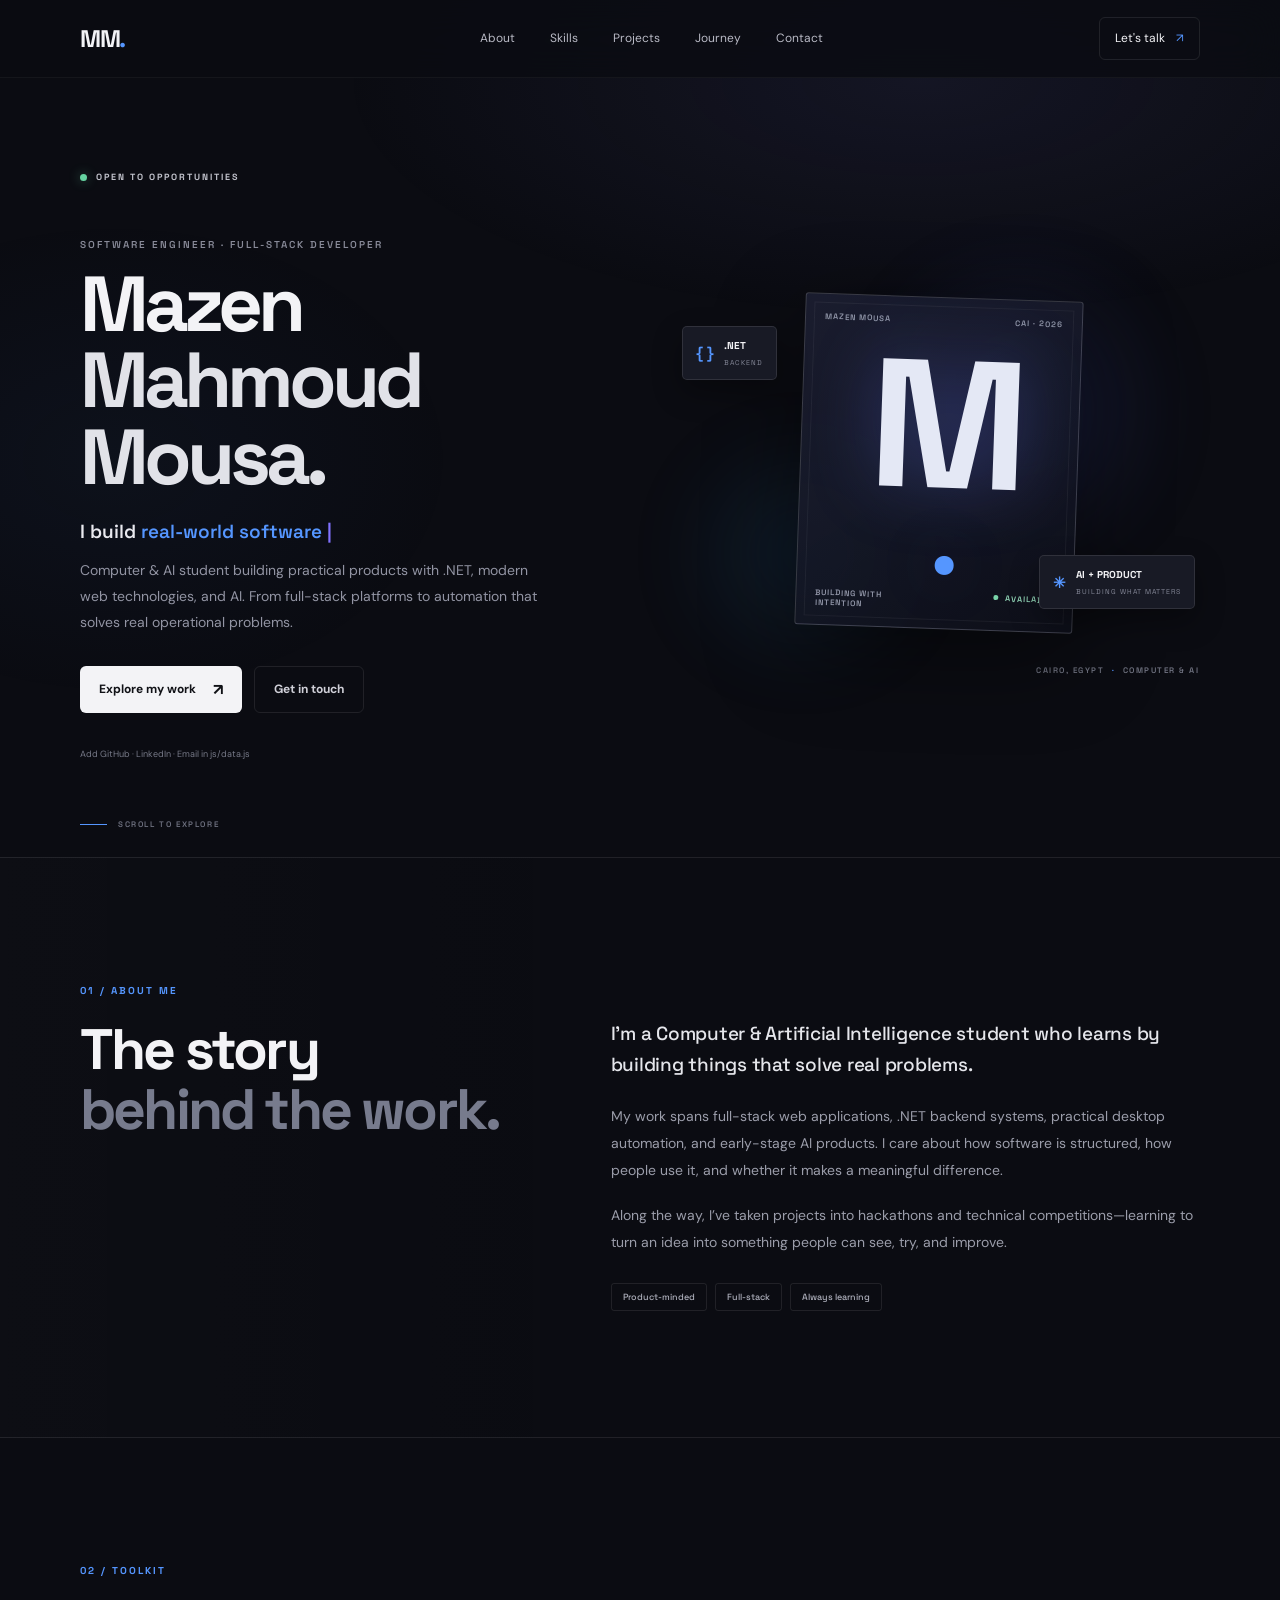
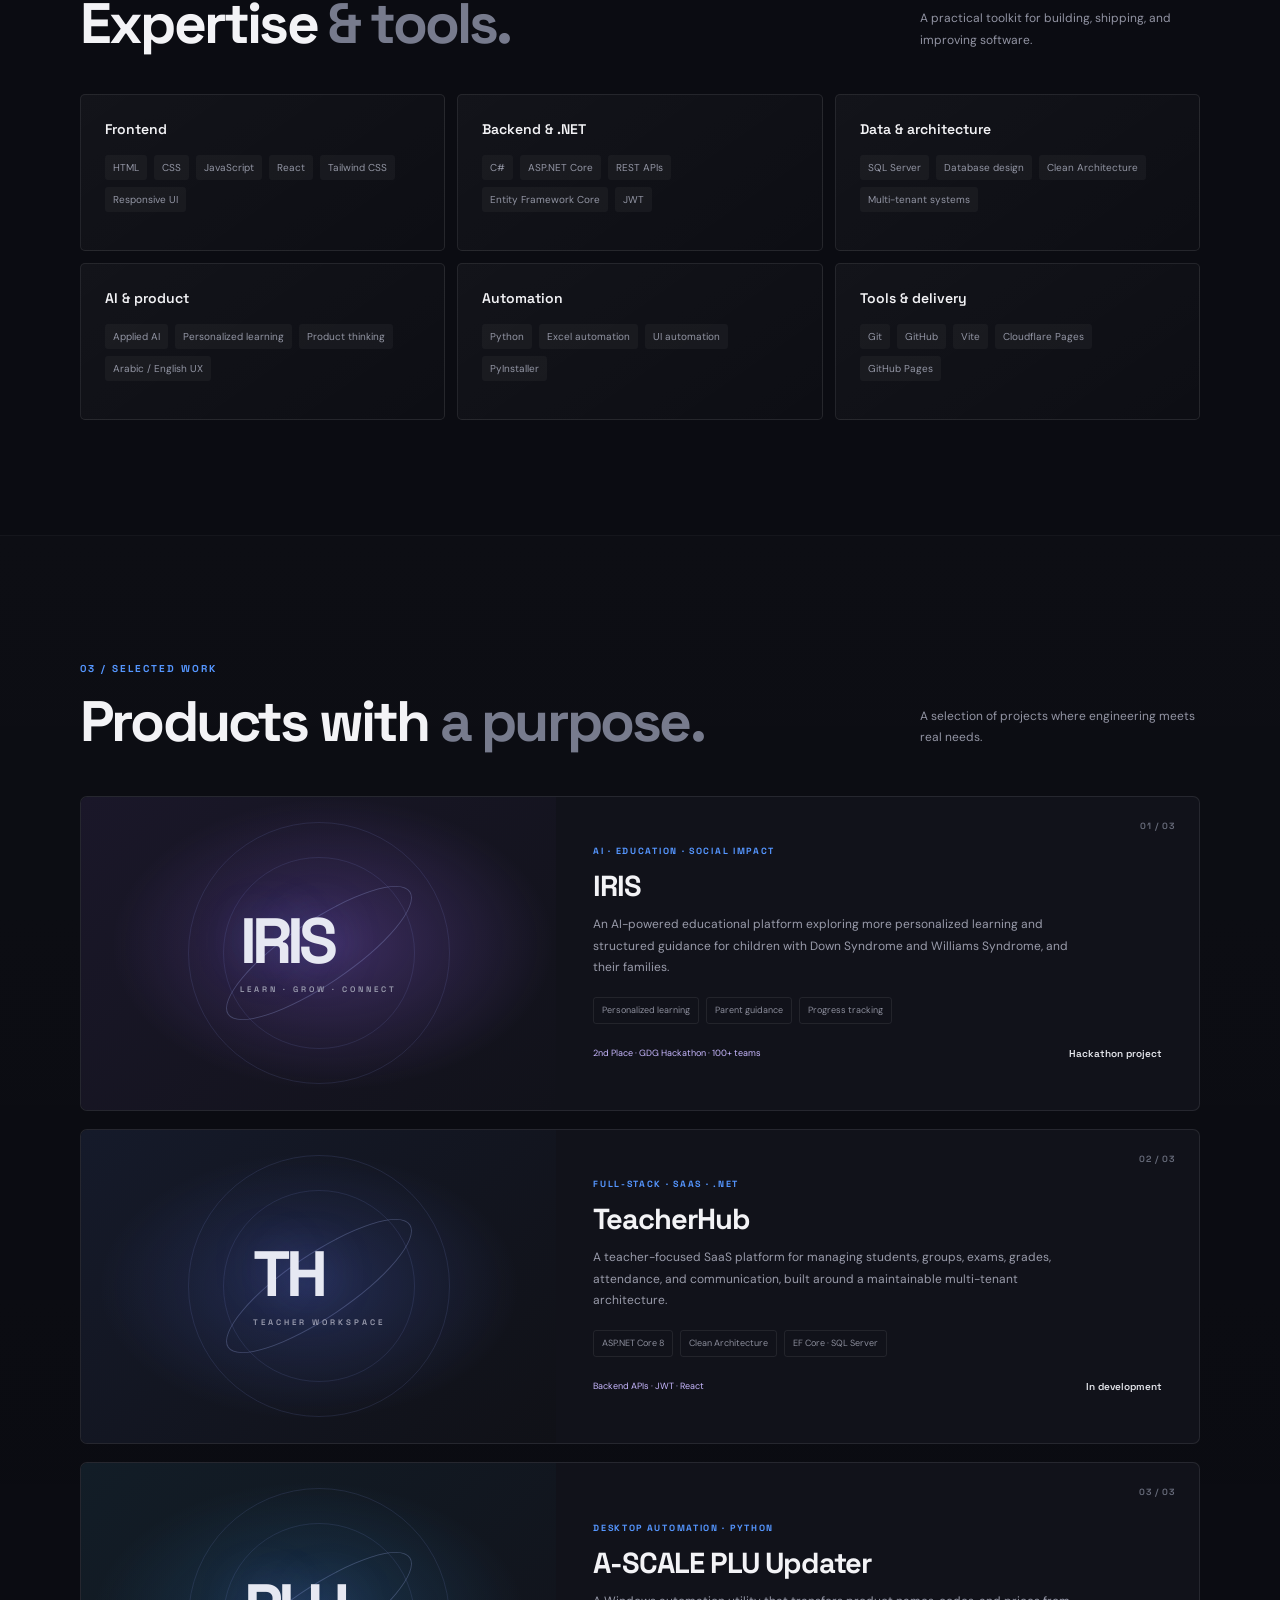
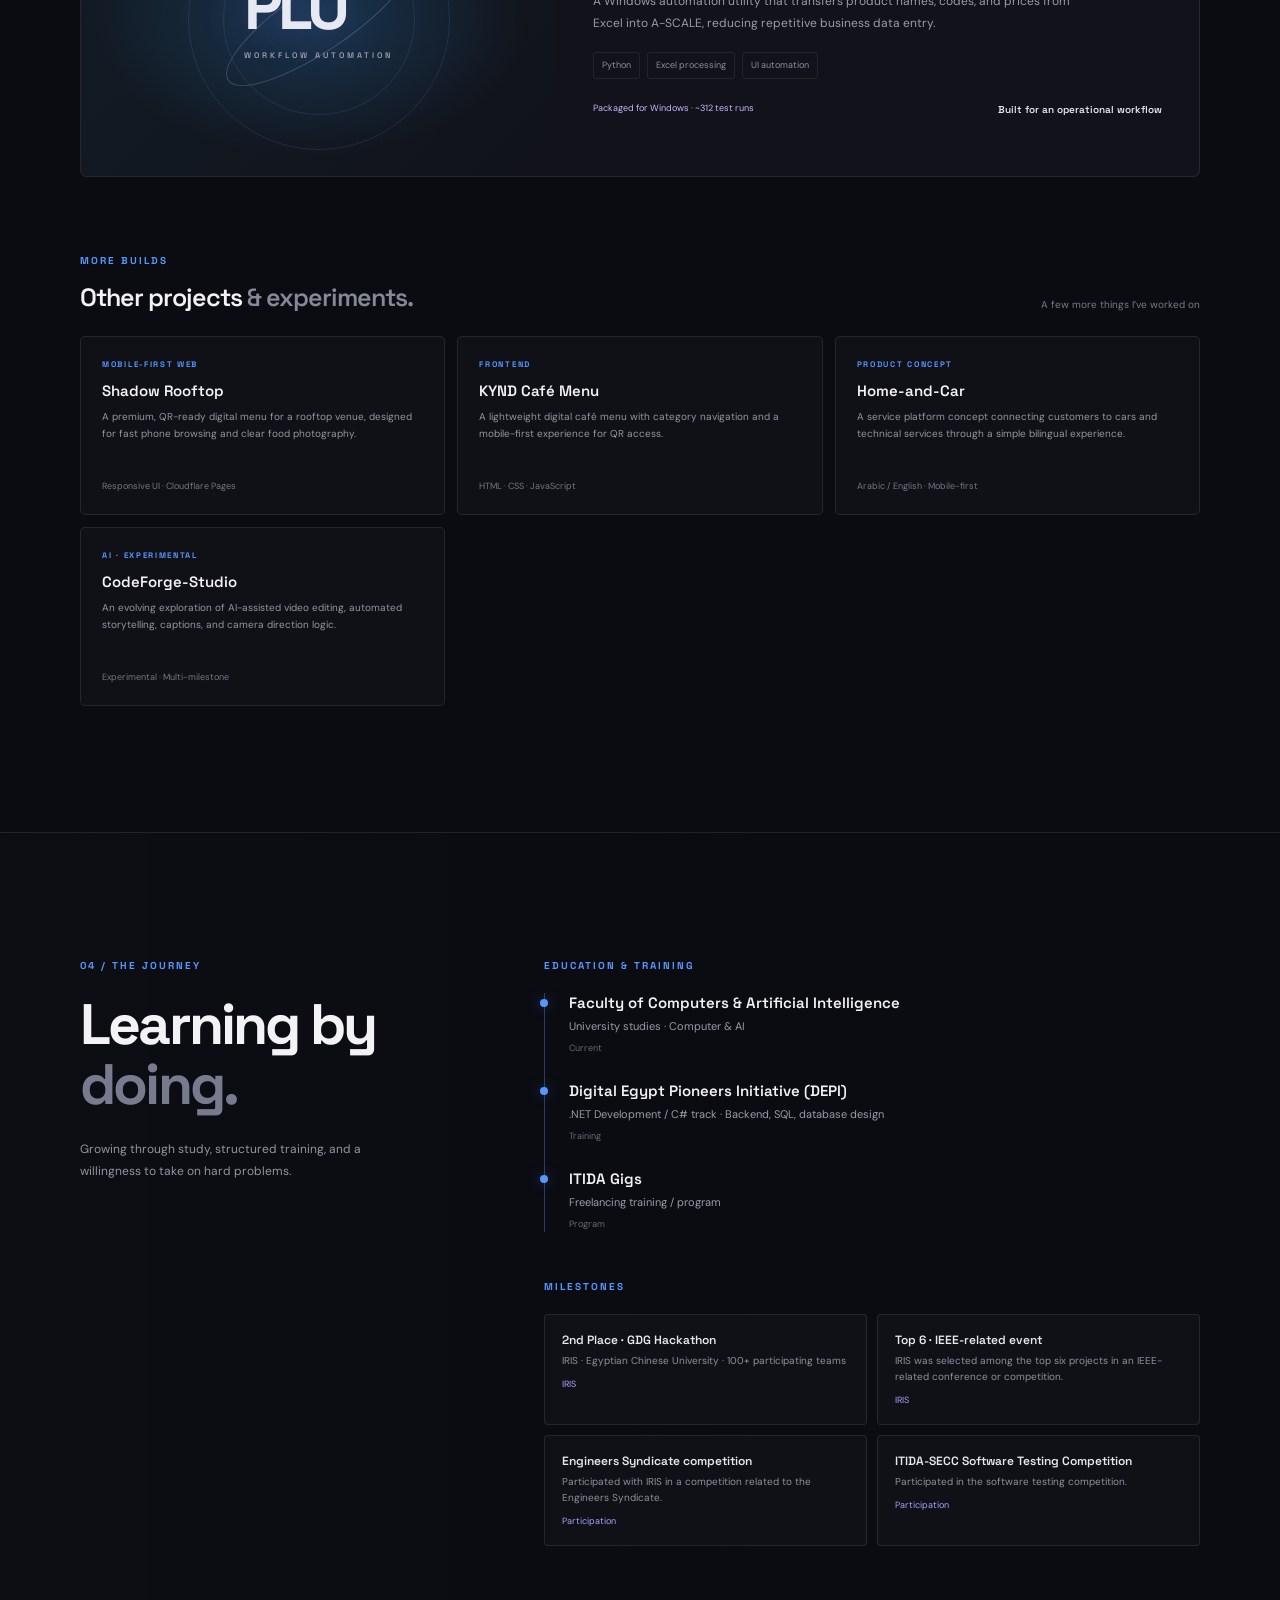
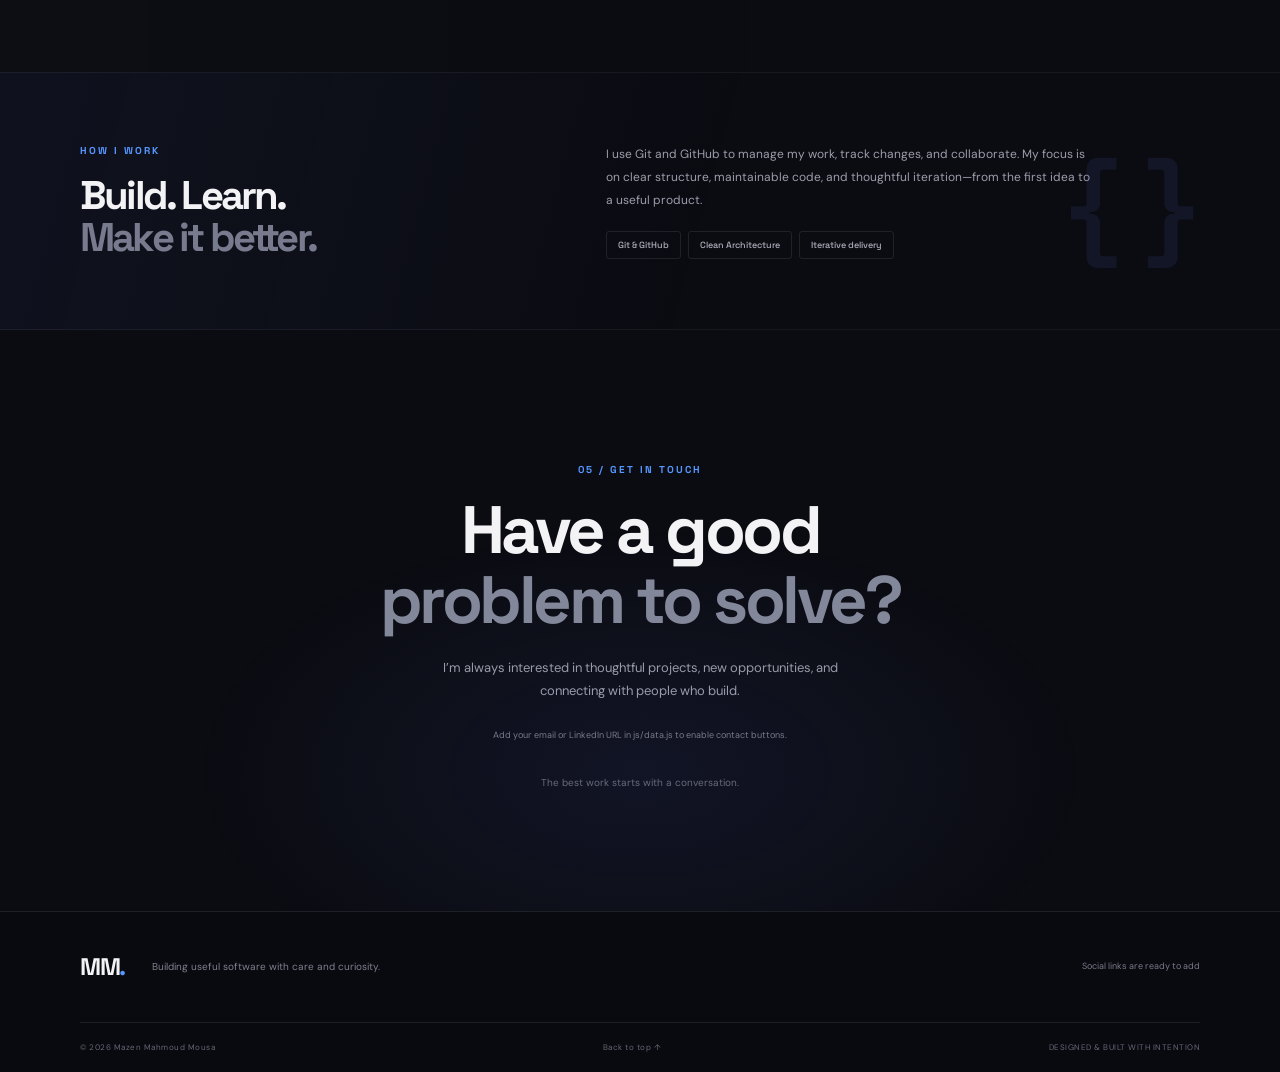
<file: .backups/previous-design/index.html>
<!doctype html>
<html lang="en">
  <head>
    <meta charset="utf-8">
    <meta name="viewport" content="width=device-width, initial-scale=1">
    <meta name="theme-color" content="#0b0c12">
    <meta name="description" content="Mazen Mahmoud Mousa — Computer & AI student building real-world software with .NET, modern web technologies, and AI.">
    <meta property="og:title" content="Mazen Mahmoud Mousa | Software Engineer">
    <meta property="og:description" content="Software engineering student building real-world products with .NET, modern web technologies, and AI.">
    <meta property="og:type" content="website">
    <meta name="twitter:card" content="summary">
    <title>Mazen Mahmoud Mousa | Software Engineer</title>
    <link rel="preconnect" href="https://fonts.googleapis.com">
    <link rel="preconnect" href="https://fonts.gstatic.com" crossorigin>
    <link href="https://fonts.googleapis.com/css2?family=DM+Sans:wght@400;500;600;700&family=Space+Grotesk:wght@400;500;600;700&display=swap" rel="stylesheet">
    <link rel="stylesheet" href="css/style.css">
    <script defer src="js/data.js"></script>
    <script defer src="js/main.js"></script>
  </head>
  <body>
    <a class="skip-link" href="#main">Skip to content</a>
    <header class="site-header">
      <div class="header-inner shell">
        <a class="brand" href="#home" aria-label="Mazen Mousa home">MM<span>.</span></a>
        <button class="menu-toggle" type="button" aria-expanded="false" aria-controls="site-nav" aria-label="Open navigation">
          <span></span><span></span><span></span>
        </button>
        <nav class="site-nav" id="site-nav" aria-label="Main navigation">
          <a href="#about">About</a><a href="#skills">Skills</a><a href="#projects">Projects</a><a href="#journey">Journey</a><a href="#contact">Contact</a>
        </nav>
        <a class="header-cta" href="#contact">Let's talk <span aria-hidden="true">↗</span></a>
      </div>
    </header>

    <main id="main">
      <section class="hero section shell" id="home">
        <div class="hero-copy reveal">
          <p class="eyebrow availability"><span class="pulse"></span> OPEN TO OPPORTUNITIES</p>
          <p class="hero-kicker">SOFTWARE ENGINEER · FULL-STACK DEVELOPER</p>
          <h1>Mazen<br><span>Mahmoud Mousa.</span></h1>
          <p class="hero-role">I build <span class="role-accent">real-world software</span><span class="type-cursor">|</span></p>
          <p class="hero-summary">Computer &amp; AI student building practical products with .NET, modern web technologies, and AI. From full-stack platforms to automation that solves real operational problems.</p>
          <div class="hero-actions">
            <a class="button button-light" href="#projects">Explore my work <span aria-hidden="true">↗</span></a>
            <a class="button button-outline" href="#contact">Get in touch</a>
          </div>
          <div class="hero-socials" id="hero-socials" aria-label="Social links"></div>
        </div>
        <div class="hero-visual reveal" aria-label="Profile illustration">
          <div class="orb orb-one"></div><div class="orb orb-two"></div>
          <div class="hero-grid"></div>
          <div class="profile-frame">
            <div class="profile-top"><span>MAZEN MOUSA</span><span>CAI · 2026</span></div>
            <div class="profile-monogram">M<span>.</span></div>
            <div class="profile-bottom"><span>BUILDING WITH<br>INTENTION</span><span class="profile-status"><i></i> AVAILABLE</span></div>
          </div>
          <div class="floating-chip chip-code"><span class="chip-icon">{ }</span><span><b>.NET</b><small>BACKEND</small></span></div>
          <div class="floating-chip chip-ai"><span class="chip-icon">✳</span><span><b>AI + PRODUCT</b><small>BUILDING WHAT MATTERS</small></span></div>
          <div class="visual-caption">CAIRO, EGYPT <span>·</span> COMPUTER &amp; AI</div>
        </div>
        <a class="scroll-cue" href="#about"><span></span> SCROLL TO EXPLORE</a>
      </section>

      <section class="section about-section" id="about">
        <div class="shell about-grid">
          <div class="section-intro reveal"><p class="eyebrow">01 / ABOUT ME</p><h2>The story<br><span>behind the work.</span></h2></div>
          <div class="about-copy reveal">
            <p class="lead">I’m a Computer &amp; Artificial Intelligence student who learns by building things that solve real problems.</p>
            <p>My work spans full-stack web applications, .NET backend systems, practical desktop automation, and early-stage AI products. I care about how software is structured, how people use it, and whether it makes a meaningful difference.</p>
            <p>Along the way, I’ve taken projects into hackathons and technical competitions—learning to turn an idea into something people can see, try, and improve.</p>
            <div class="about-tags"><span>Product-minded</span><span>Full-stack</span><span>Always learning</span></div>
          </div>
        </div>
      </section>

      <section class="section skills-section" id="skills">
        <div class="shell">
          <div class="section-heading reveal"><div><p class="eyebrow">02 / TOOLKIT</p><h2>Expertise <span>&amp; tools.</span></h2></div><p class="heading-note">A practical toolkit for building, shipping, and improving software.</p></div>
          <div class="skills-grid" id="skills-grid"></div>
        </div>
      </section>

      <section class="section projects-section" id="projects">
        <div class="shell">
          <div class="section-heading reveal"><div><p class="eyebrow">03 / SELECTED WORK</p><h2>Products with <span>a purpose.</span></h2></div><p class="heading-note">A selection of projects where engineering meets real needs.</p></div>
          <div class="featured-projects" id="featured-projects"></div>
          <div class="section-subheading reveal"><div><p class="eyebrow">MORE BUILDS</p><h3>Other projects <span>&amp; experiments.</span></h3></div><span class="subheading-note">A few more things I’ve worked on</span></div>
          <div class="other-projects" id="other-projects"></div>
        </div>
      </section>

      <section class="section journey-section" id="journey">
        <div class="shell journey-grid">
          <div class="section-intro reveal"><p class="eyebrow">04 / THE JOURNEY</p><h2>Learning by<br><span>doing.</span></h2><p class="journey-note">Growing through study, structured training, and a willingness to take on hard problems.</p></div>
          <div class="journey-content">
            <div class="journey-block reveal"><p class="eyebrow">EDUCATION &amp; TRAINING</p><div id="education-list" class="timeline"></div></div>
            <div class="journey-block reveal"><p class="eyebrow">MILESTONES</p><div id="achievement-list" class="achievement-list"></div></div>
          </div>
        </div>
      </section>

      <section class="section workflow-section">
        <div class="shell workflow-inner reveal"><div><p class="eyebrow">HOW I WORK</p><h2>Build. Learn.<br><span>Make it better.</span></h2></div><div class="workflow-copy"><p>I use Git and GitHub to manage my work, track changes, and collaborate. My focus is on clear structure, maintainable code, and thoughtful iteration—from the first idea to a useful product.</p><div class="workflow-pills"><span>Git &amp; GitHub</span><span>Clean Architecture</span><span>Iterative delivery</span></div></div><div class="workflow-mark" aria-hidden="true">{ }</div></div>
      </section>

      <section class="section contact-section" id="contact">
        <div class="shell contact-inner reveal"><p class="eyebrow">05 / GET IN TOUCH</p><h2>Have a good<br><span>problem to solve?</span></h2><p class="contact-copy">I’m always interested in thoughtful projects, new opportunities, and connecting with people who build.</p><div class="contact-actions" id="contact-actions"></div><p class="contact-note">The best work starts with a conversation.</p></div>
      </section>
    </main>

    <footer class="site-footer"><div class="shell footer-top"><a class="brand" href="#home">MM<span>.</span></a><p>Building useful software with care and curiosity.</p><div class="footer-links" id="footer-links"></div></div><div class="shell footer-bottom"><span>© <span id="year"></span> Mazen Mahmoud Mousa</span><a href="#home">Back to top ↑</a><span>DESIGNED &amp; BUILT WITH INTENTION</span></div></footer>
  </body>
</html>
</file>
<file: .backups/previous-design/css/style.css>
:root{--bg:#0b0c12;--bg-soft:#101119;--surface:#14151e;--surface-2:#191a24;--text:#f3f3f6;--muted:#9294a3;--muted-2:#686b7a;--line:rgba(255,255,255,.09);--blue:#5596ff;--violet:#8172ff;--cyan:#82ceff;--font-display:'Space Grotesk',sans-serif;--font-body:'DM Sans',sans-serif;--shell:1120px;--ease:cubic-bezier(.2,.7,.2,1)}
*{box-sizing:border-box}html{scroll-behavior:smooth;scroll-padding-top:84px}body{margin:0;background:var(--bg);color:var(--text);font:400 15px/1.7 var(--font-body);-webkit-font-smoothing:antialiased;overflow-x:hidden}body:before{content:"";position:fixed;inset:0;pointer-events:none;z-index:-1;background:radial-gradient(ellipse 60% 35% at 72% 9%,rgba(80,80,148,.14),transparent 75%),radial-gradient(ellipse 35% 35% at 9% 51%,rgba(42,82,147,.08),transparent 75%)}a{color:inherit;text-decoration:none}button{font:inherit}.shell{width:min(var(--shell),calc(100% - 64px));margin-inline:auto}.section{position:relative;padding:126px 0}.skip-link{position:absolute;left:16px;top:-60px;background:#fff;color:#111;padding:10px 16px;border-radius:6px;z-index:30}.skip-link:focus{top:12px}.site-header{height:78px;position:fixed;z-index:20;inset:0 0 auto;background:rgba(11,12,18,.8);border-bottom:1px solid rgba(255,255,255,.045);backdrop-filter:blur(18px)}.header-inner{height:100%;display:flex;align-items:center;justify-content:space-between}.brand{font:700 24px/1 var(--font-display);letter-spacing:-1.5px}.brand span{color:var(--blue)}.site-nav{display:flex;align-items:center;gap:35px;margin-left:80px}.site-nav a,.header-cta{font-size:12px;color:#b9bac5;transition:color .2s}.site-nav a:hover,.header-cta:hover{color:#fff}.header-cta{padding:10px 15px;border:1px solid var(--line);border-radius:6px;color:var(--text)}.header-cta span{color:var(--blue);margin-left:8px}.menu-toggle{display:none;background:none;border:0;color:#fff}.hero{min-height:740px;padding-top:164px;padding-bottom:95px;display:grid;grid-template-columns:1.05fr .95fr;align-items:center;gap:20px}.hero-copy{position:relative;z-index:2}.eyebrow{color:var(--blue);font:700 10px/1.4 var(--font-display);letter-spacing:2px;margin:0 0 22px}.availability{display:inline-flex;align-items:center;gap:9px;color:#c1c2cb;font-size:9px;margin:0 0 54px}.pulse{width:7px;height:7px;border-radius:50%;background:#66d4a2;box-shadow:0 0 12px #66d4a277}.hero-kicker{font:600 10px/1.4 var(--font-display);letter-spacing:2px;color:#888a98;margin:0 0 14px}.hero h1{font:700 clamp(48px,7vw,78px)/.98 var(--font-display);letter-spacing:-5px;margin:0}.hero h1 span{color:#e1e2e8}.hero-role{font:600 19px var(--font-display);margin:24px 0 14px;color:#e9e9ef}.role-accent{color:var(--blue)}.type-cursor{color:var(--violet);margin-left:5px;animation:blink 1s steps(2) infinite}.hero-summary{max-width:460px;color:var(--muted);font-size:14px;line-height:1.85;margin:0}.hero-actions{display:flex;gap:12px;margin-top:30px}.button{height:47px;padding:0 19px;display:inline-flex;align-items:center;justify-content:center;gap:17px;border-radius:6px;font-size:12px;font-weight:700;transition:transform .2s var(--ease),background .2s,border-color .2s}.button:hover{transform:translateY(-2px)}.button-light{background:#f3f3f6;color:#101116}.button-light:hover{background:#fff}.button-light span{font-size:16px}.button-outline{border:1px solid var(--line);color:#d0d0d8}.button-outline:hover{border-color:#72778d;background:rgba(255,255,255,.04)}.hero-socials{display:flex;gap:22px;margin-top:34px}.hero-socials a{font:600 10px var(--font-display);color:#9395a3;transition:color .2s}.hero-socials a:hover{color:var(--blue)}.hero-visual{height:440px;position:relative;display:grid;place-items:center}.hero-grid{position:absolute;width:100%;height:100%;opacity:.14;background-image:linear-gradient(rgba(125,133,180,.18) 1px,transparent 1px),linear-gradient(90deg,rgba(125,133,180,.18) 1px,transparent 1px);background-size:38px 38px;mask-image:radial-gradient(ellipse,black,transparent 72%)}.orb{position:absolute;filter:blur(48px);border-radius:50%}.orb-one{width:210px;height:220px;background:#3946a2;opacity:.21;top:56px;right:75px}.orb-two{width:180px;height:170px;background:#2c82c0;opacity:.13;bottom:45px;left:35px}.profile-frame{height:332px;width:278px;position:relative;z-index:1;display:flex;flex-direction:column;justify-content:space-between;padding:17px 19px;border:1px solid rgba(255,255,255,.17);border-radius:3px;background:linear-gradient(145deg,rgba(30,33,53,.84),rgba(14,16,26,.86));box-shadow:0 25px 90px #0007;transform:rotate(2deg)}.profile-frame:before{content:"";position:absolute;inset:8px;border:1px solid rgba(255,255,255,.055);pointer-events:none}.profile-top,.profile-bottom{display:flex;justify-content:space-between;color:#9398aa;font:600 8px var(--font-display);letter-spacing:1px}.profile-monogram{height:210px;display:grid;place-items:center;font:700 182px/.8 var(--font-display);letter-spacing:-18px;color:#e4e8f5;text-shadow:0 0 70px #697bff55}.profile-monogram span{color:var(--blue);font-size:100px;align-self:center}.profile-status{color:#94d9ba}.profile-status i{display:inline-block;width:5px;height:5px;border-radius:50%;background:#79d3a9;margin:0 4px 1px}.floating-chip{position:absolute;z-index:2;display:flex;gap:10px;align-items:center;padding:10px 13px;background:#181a25;border:1px solid rgba(255,255,255,.1);box-shadow:0 12px 30px #0005;border-radius:5px}.floating-chip b,.floating-chip small{display:block;font-family:var(--font-display)}.floating-chip b{font-size:10px}.floating-chip small{font-size:7px;letter-spacing:1px;color:#838696;margin-top:3px}.chip-icon{color:var(--blue);font:700 15px var(--font-display)}.chip-code{top:83px;left:4px}.chip-ai{bottom:74px;right:5px}.visual-caption{position:absolute;right:1px;bottom:8px;color:#727583;font:600 8px var(--font-display);letter-spacing:1.5px}.visual-caption span{color:var(--blue);padding:0 4px}.scroll-cue{position:absolute;bottom:28px;left:0;display:flex;align-items:center;gap:11px;color:#6f7280;font:600 8px var(--font-display);letter-spacing:1.6px}.scroll-cue span{width:27px;height:1px;background:var(--blue)}
.about-section{border-top:1px solid var(--line);border-bottom:1px solid var(--line);background:linear-gradient(90deg,rgba(255,255,255,.012),transparent 50%)}.about-grid{display:grid;grid-template-columns:.85fr 1.15fr;gap:95px}.section-intro h2,.section-heading h2,.contact-inner h2,.workflow-inner h2{font:700 clamp(38px,5vw,57px)/1.05 var(--font-display);letter-spacing:-2.8px;margin:0}.section-intro h2 span,.section-heading h2 span,.workflow-inner h2 span{color:#777b8d}.about-copy{max-width:600px;padding-top:34px}.about-copy p{color:#9b9daa;font-size:14px;line-height:1.95;margin:0 0 17px}.about-copy .lead{font:500 19px/1.65 var(--font-display);color:#e5e6eb;letter-spacing:-.25px;margin-bottom:22px}.about-tags{display:flex;flex-wrap:wrap;gap:8px;margin-top:27px}.about-tags span,.workflow-pills span{padding:7px 11px;border:1px solid var(--line);border-radius:3px;color:#aeb0bc;font:500 9px var(--font-display)}.skills-section{padding-bottom:115px}.section-heading{display:flex;justify-content:space-between;align-items:end;margin-bottom:40px}.section-heading .eyebrow{margin-bottom:16px}.heading-note{max-width:280px;color:var(--muted);font-size:12px;line-height:1.8;margin:0 0 3px}.skills-grid{display:grid;grid-template-columns:repeat(3,1fr);gap:12px}.skill-card{padding:25px 24px 21px;background:linear-gradient(145deg,rgba(255,255,255,.035),rgba(255,255,255,.012));border:1px solid var(--line);border-radius:5px;min-height:157px;transition:transform .25s var(--ease),border-color .25s}.skill-card:hover{transform:translateY(-3px);border-color:rgba(96,139,255,.38)}.skill-card h3{font:600 14px var(--font-display);margin:0 0 17px}.skill-card p{display:flex;flex-wrap:wrap;gap:7px;margin:0}.skill-card span{color:#9396a4;font-size:10px;padding:4px 8px;background:rgba(255,255,255,.035);border-radius:3px}
.projects-section{background:linear-gradient(180deg,rgba(255,255,255,.013),transparent 60%);border-top:1px solid rgba(255,255,255,.045)}.projects-section>.shell>.section-heading{margin-bottom:44px}.featured-projects{display:grid;gap:18px}.project-card{position:relative;display:grid;grid-template-columns:.85fr 1.15fr;min-height:315px;border:1px solid var(--line);border-radius:7px;overflow:hidden;background:#11121a;transition:border-color .25s,transform .25s var(--ease)}.project-card:hover{border-color:rgba(96,139,255,.4);transform:translateY(-3px)}.project-art{position:relative;min-height:260px;display:grid;place-items:center;overflow:hidden;background:radial-gradient(ellipse at 48% 50%,rgba(73,96,195,.3),transparent 60%),linear-gradient(135deg,#151a2a,#101117)}.project-art:before,.project-art:after{content:"";position:absolute;border:1px solid rgba(149,167,255,.12);border-radius:50%;width:260px;height:260px}.project-art:after{width:190px;height:190px}.art-iris{background:radial-gradient(ellipse at 53% 47%,rgba(131,89,211,.35),transparent 62%),linear-gradient(135deg,#1a1729,#11121a)}.art-scale{background:radial-gradient(ellipse at 48% 50%,rgba(47,128,194,.29),transparent 62%),linear-gradient(135deg,#121d27,#11121a)}.art-teacher{background:radial-gradient(ellipse at 51% 50%,rgba(77,103,192,.28),transparent 62%),linear-gradient(135deg,#171a29,#11121a)}.art-word{position:relative;z-index:1;font:700 64px/.9 var(--font-display);letter-spacing:-5px;color:#e6e8f2;text-shadow:0 0 50px #737aff55}.art-word small{display:block;text-align:center;font:600 8px var(--font-display);letter-spacing:3px;color:#9c9eb0;margin-top:13px}.art-orbit{position:absolute;border:1px solid rgba(177,191,255,.25);width:220px;height:64px;border-radius:50%;transform:rotate(-34deg)}.project-content{padding:32px 37px;display:flex;flex-direction:column;align-items:flex-start;justify-content:center}.project-index{position:absolute;right:24px;top:23px;color:#696d7c;font:600 9px var(--font-display);letter-spacing:1px}.project-category{font:700 9px var(--font-display);letter-spacing:1.7px;color:var(--blue);margin-bottom:13px}.project-content h3{font:700 29px/1.1 var(--font-display);letter-spacing:-1px;margin:0 0 12px}.project-content>p{color:#999baa;font-size:12px;line-height:1.8;max-width:490px;margin:0 0 18px}.project-meta{display:flex;flex-wrap:wrap;gap:7px;margin-bottom:22px}.project-meta span{color:#8c8e9c;font-size:9px;padding:5px 8px;border:1px solid rgba(255,255,255,.08);border-radius:3px}.project-footer{display:flex;align-items:center;justify-content:space-between;width:100%;gap:14px}.project-award{color:#c8b8ff;font-size:9px}.project-link{font:600 10px var(--font-display);color:#e6e7ed;white-space:nowrap}.project-link span{color:var(--blue);margin-left:6px}.section-subheading{margin:77px 0 23px;display:flex;align-items:end;justify-content:space-between}.section-subheading .eyebrow{margin-bottom:13px}.section-subheading h3{font:600 25px var(--font-display);letter-spacing:-1px;margin:0}.section-subheading h3 span{color:#858898}.subheading-note{font-size:10px;color:#777988}.other-projects{display:grid;grid-template-columns:repeat(3,1fr);gap:12px}.mini-project{padding:22px 21px 20px;background:rgba(255,255,255,.025);border:1px solid var(--line);border-radius:5px;min-height:179px;display:flex;flex-direction:column;transition:transform .2s,border-color .2s}.mini-project:hover{transform:translateY(-3px);border-color:rgba(96,139,255,.36)}.mini-project .project-category{font-size:8px;margin-bottom:12px}.mini-project h4{font:600 15px var(--font-display);margin:0 0 8px}.mini-project p{font-size:10px;color:#9395a2;line-height:1.7;margin:0 0 14px}.mini-project .mini-stack{margin-top:auto;color:#737686;font-size:9px}.experimental-note{color:#b8a7ff!important}
.journey-section{border-top:1px solid var(--line);background:linear-gradient(90deg,rgba(255,255,255,.013),transparent 70%)}.journey-grid{display:grid;grid-template-columns:.72fr 1.28fr;gap:95px}.journey-note{max-width:285px;margin-top:23px;color:#9294a3;font-size:12px;line-height:1.85}.journey-content{display:grid;gap:48px}.journey-block>.eyebrow{margin-bottom:20px}.timeline{border-left:1px solid rgba(99,137,255,.38);padding-left:24px;display:grid;gap:25px}.timeline-item{position:relative}.timeline-item:before{content:"";position:absolute;left:-29px;top:6px;width:8px;height:8px;border-radius:50%;background:var(--blue);box-shadow:0 0 13px #5596ff60}.timeline-item h3{font:600 15px var(--font-display);margin:0 0 5px}.timeline-item p{font-size:11px;color:#999baa;margin:0}.timeline-item small{display:block;margin-top:5px;color:#676a79;font-size:9px}.achievement-list{display:grid;grid-template-columns:1fr 1fr;gap:10px}.achievement{padding:17px 17px 16px;background:rgba(255,255,255,.025);border:1px solid var(--line);border-radius:4px}.achievement strong{display:block;color:#e7e7ed;font:600 12px var(--font-display);margin-bottom:5px}.achievement span{display:block;color:#8e90a0;font-size:10px;line-height:1.6}.achievement em{display:block;font-style:normal;color:#a9a0ff;font-size:9px;margin-top:8px}.workflow-section{padding:70px 0;border-block:1px solid rgba(255,255,255,.05);background:linear-gradient(105deg,rgba(56,70,145,.1),transparent 56%)}.workflow-inner{position:relative;display:grid;grid-template-columns:.9fr 1.1fr;align-items:center;gap:40px}.workflow-inner .eyebrow{margin-bottom:17px}.workflow-inner h2{font-size:40px}.workflow-copy{max-width:490px}.workflow-copy>p{color:#9b9daa;font-size:12px;line-height:1.9;margin:0 0 19px}.workflow-pills{display:flex;flex-wrap:wrap;gap:7px}.workflow-mark{position:absolute;right:3px;top:-10px;color:rgba(92,131,255,.09);font:700 110px var(--font-display);pointer-events:none}.contact-section{text-align:center;padding:133px 0 120px;background:radial-gradient(ellipse 46% 56% at 50% 76%,rgba(58,72,152,.15),transparent 75%)}.contact-inner .eyebrow{margin-bottom:18px}.contact-inner h2{font-size:clamp(43px,6vw,67px);letter-spacing:-3.5px}.contact-inner h2 span{color:#83879a}.contact-copy{max-width:440px;margin:20px auto 26px;color:#999baa;font-size:13px;line-height:1.8}.contact-actions{display:flex;justify-content:center;gap:10px}.contact-note{margin:30px 0 0;color:#686b79;font-size:10px}.site-footer{border-top:1px solid var(--line);background:#090a0f}.footer-top{min-height:111px;display:flex;align-items:center;gap:27px;border-bottom:1px solid var(--line)}.footer-top>p{font-size:10px;color:#7f818f}.footer-links{display:flex;gap:18px;margin-left:auto}.footer-links a{font:600 9px var(--font-display);color:#a4a6b1}.footer-bottom{display:flex;justify-content:space-between;padding:18px 0;color:#656876;font-size:8px;letter-spacing:.5px}.footer-bottom a:hover{color:#ddd}
.reveal{opacity:1;transform:none;transition:opacity .65s var(--ease),transform .65s var(--ease)}.js-reveal .reveal{opacity:0;transform:translateY(18px)}.js-reveal .reveal.is-visible{opacity:1;transform:translateY(0)}@keyframes blink{50%{opacity:0}}
@media(max-width:900px){.shell{width:min(var(--shell),calc(100% - 42px))}.site-nav{gap:20px;margin-left:0}.hero{min-height:700px;grid-template-columns:1fr .88fr}.hero h1{font-size:63px}.hero-visual{height:390px}.profile-frame{transform:scale(.88) rotate(2deg)}.chip-code{left:-7px}.chip-ai{right:-10px}.about-grid,.journey-grid{gap:50px}.project-card{grid-template-columns:.8fr 1.2fr}.project-content{padding:27px}.project-content h3{font-size:25px}}
@media(max-width:680px){html{scroll-padding-top:72px}.shell{width:calc(100% - 36px)}.section{padding:84px 0}.site-header{height:66px}.brand{font-size:22px}.header-inner{width:calc(100% - 36px)}.header-cta{display:none}.menu-toggle{display:grid;gap:5px;padding:9px 0 9px 9px;z-index:2}.menu-toggle span{width:22px;height:2px;background:#e7e8ee;transition:transform .2s,opacity .2s}.menu-toggle[aria-expanded="true"] span:first-child{transform:translateY(7px) rotate(45deg)}.menu-toggle[aria-expanded="true"] span:nth-child(2){opacity:0}.menu-toggle[aria-expanded="true"] span:last-child{transform:translateY(-7px) rotate(-45deg)}.site-nav{position:absolute;top:65px;left:0;right:0;padding:12px 18px 19px;background:rgba(11,12,18,.97);border-bottom:1px solid var(--line);display:none;flex-direction:column;align-items:stretch;gap:0}.site-nav.is-open{display:flex}.site-nav a{padding:12px 2px;border-bottom:1px solid rgba(255,255,255,.05);font-size:12px}.site-nav a:last-child{border:0}.hero{padding-top:127px;padding-bottom:82px;min-height:0;display:flex;flex-direction:column;align-items:stretch;gap:8px}.availability{margin-bottom:36px}.hero-kicker{font-size:8px;letter-spacing:1.6px}.hero h1{font-size:58px;letter-spacing:-3.7px}.hero-role{font-size:16px;margin-top:19px}.hero-summary{font-size:12px;line-height:1.85;max-width:430px}.hero-actions{margin-top:24px;gap:8px}.button{height:45px;padding:0 14px;gap:11px;font-size:10px}.hero-socials{gap:19px;margin-top:25px}.hero-socials a{font-size:9px}.hero-visual{height:360px;margin-top:12px}.profile-frame{width:235px;height:285px;padding:15px;transform:rotate(2deg)}.profile-monogram{font-size:152px;height:180px}.profile-monogram span{font-size:80px}.profile-top,.profile-bottom{font-size:7px}.chip-code{top:57px;left:0}.chip-ai{right:0;bottom:48px}.visual-caption{right:0;bottom:3px;font-size:7px}.scroll-cue{bottom:23px;font-size:7px}.about-grid,.journey-grid{grid-template-columns:1fr;gap:20px}.section-intro h2,.section-heading h2{font-size:43px;letter-spacing:-2.4px}.about-copy{padding-top:0}.about-copy .lead{font-size:17px}.about-copy p{font-size:12px}.section-heading{align-items:start;flex-direction:column;gap:12px;margin-bottom:28px}.heading-note{font-size:11px}.skills-section{padding-bottom:84px}.skills-grid{grid-template-columns:1fr 1fr;gap:8px}.skill-card{padding:18px 15px;min-height:145px}.skill-card h3{font-size:12px;margin-bottom:12px}.skill-card span{font-size:9px;padding:4px 6px}.project-card{grid-template-columns:1fr;min-height:0}.project-art{min-height:210px}.project-content{padding:23px 21px 22px}.project-index{top:17px;right:17px}.project-content h3{font-size:24px}.project-content>p{font-size:11px}.project-award{max-width:60%;line-height:1.5}.project-footer{align-items:flex-start}.section-subheading{margin:54px 0 20px;align-items:start;flex-direction:column;gap:8px}.section-subheading h3{font-size:22px}.other-projects{grid-template-columns:1fr}.mini-project{min-height:145px;padding:18px}.journey-section{padding-block:84px}.journey-note{margin-top:15px}.journey-content{gap:37px}.achievement-list{grid-template-columns:1fr}.achievement{padding:15px}.workflow-section{padding:55px 0}.workflow-inner{grid-template-columns:1fr;gap:19px}.workflow-inner h2{font-size:36px}.workflow-copy>p{font-size:11px}.workflow-mark{font-size:70px;top:-4px}.contact-section{padding:93px 0 83px}.contact-inner h2{font-size:46px;letter-spacing:-2.8px}.contact-copy{font-size:12px}.contact-actions{flex-wrap:wrap}.footer-top{padding:21px 0;min-height:0;display:grid;grid-template-columns:auto 1fr;gap:10px 16px}.footer-top>p{margin:0;font-size:9px}.footer-links{grid-column:1/-1;margin:6px 0 0;gap:16px}.footer-bottom{gap:10px;flex-wrap:wrap;font-size:7px}.footer-bottom span:last-child{width:100%}}
@media(max-width:370px){.hero h1{font-size:51px}.hero-actions{align-items:stretch;flex-direction:column;max-width:210px}.hero-visual{height:330px}.skills-grid{grid-template-columns:1fr}.skill-card{min-height:0}.contact-inner h2{font-size:39px}}
@media(prefers-reduced-motion:reduce){*,*::before,*::after{scroll-behavior:auto!important;animation-duration:.01ms!important;animation-iteration-count:1!important;transition-duration:.01ms!important}.reveal{opacity:1;transform:none}}
.social-placeholder{color:#777a88;font-size:9px}
</file>
